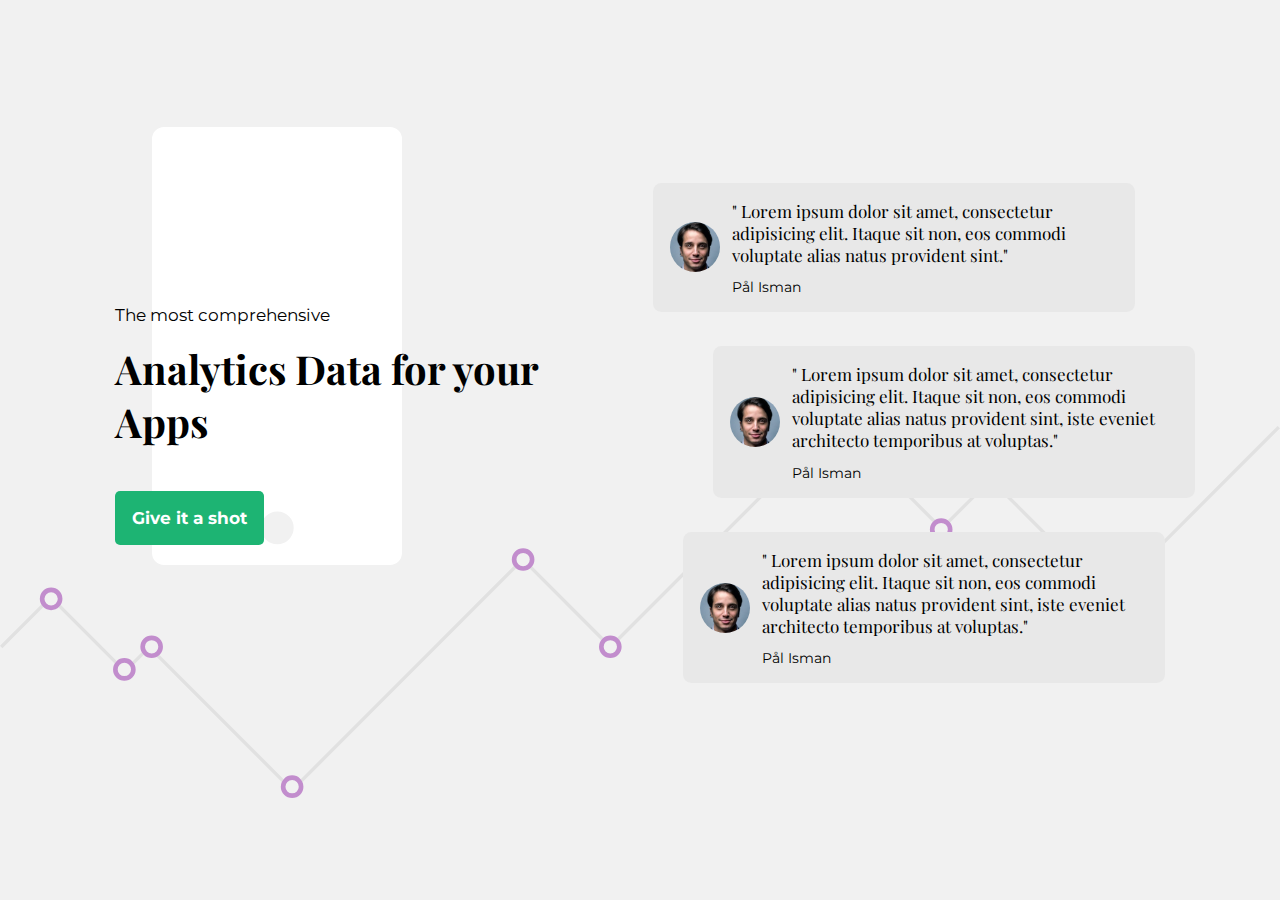
<file: day10/index.html>
<html lang="en">

<head>
    <meta charset="UTF-8">
    <meta http-equiv="X-UA-Compatible" content="IE=edge">
    <meta name="viewport" content="width=device-width, initial-scale=1.0">
    <title>Kata day</title>
    <link rel="stylesheet" href="styles.css">
    <script src="app.js" defer></script>
</head>

<body>
    <span id="window-width" class="width-container"></span>
    <div class="wrapper">
        <img src="phone.svg" class="phone" alt="">
        <div class="col left">
            <div class="inner-content">
                <p class="subheading">
                    The most comprehensive
                </p>
                <h1>Analytics Data for your Apps</h1>
                <a href="#" class="cta">Give it a shot</a>
            </div>
        </div>
        <div class="col right">
            <ul>
                <li>
                    <img src="person.jpg" alt="">
                    <div class="info">
                        <p class="quote">" Lorem ipsum dolor sit amet, consectetur adipisicing elit. Itaque sit non, eos
                            commodi voluptate alias natus provident sint."</p>
                        <p class="auth">Pål Isman</p>
                    </div>
                </li>

                <li>
                    <img src="person.jpg" alt="">
                    <div class="info">
                        <p class="quote">" Lorem ipsum dolor sit amet, consectetur adipisicing elit. Itaque sit non, eos
                            commodi voluptate alias natus provident sint, iste eveniet architecto temporibus at
                            voluptas."</p>
                        <p class="auth">Pål Isman</p>
                    </div>
                </li>
                <li>
                    <img src="person.jpg" alt="">
                    <div class="info">
                        <p class="quote">" Lorem ipsum dolor sit amet, consectetur adipisicing elit. Itaque sit non, eos
                            commodi voluptate alias natus provident sint, iste eveniet architecto temporibus at
                            voluptas."</p>
                        <p class="auth">Pål Isman</p>
                    </div>
                </li>
            </ul>
        </div>
    </div>
</body>

</html>
</file>
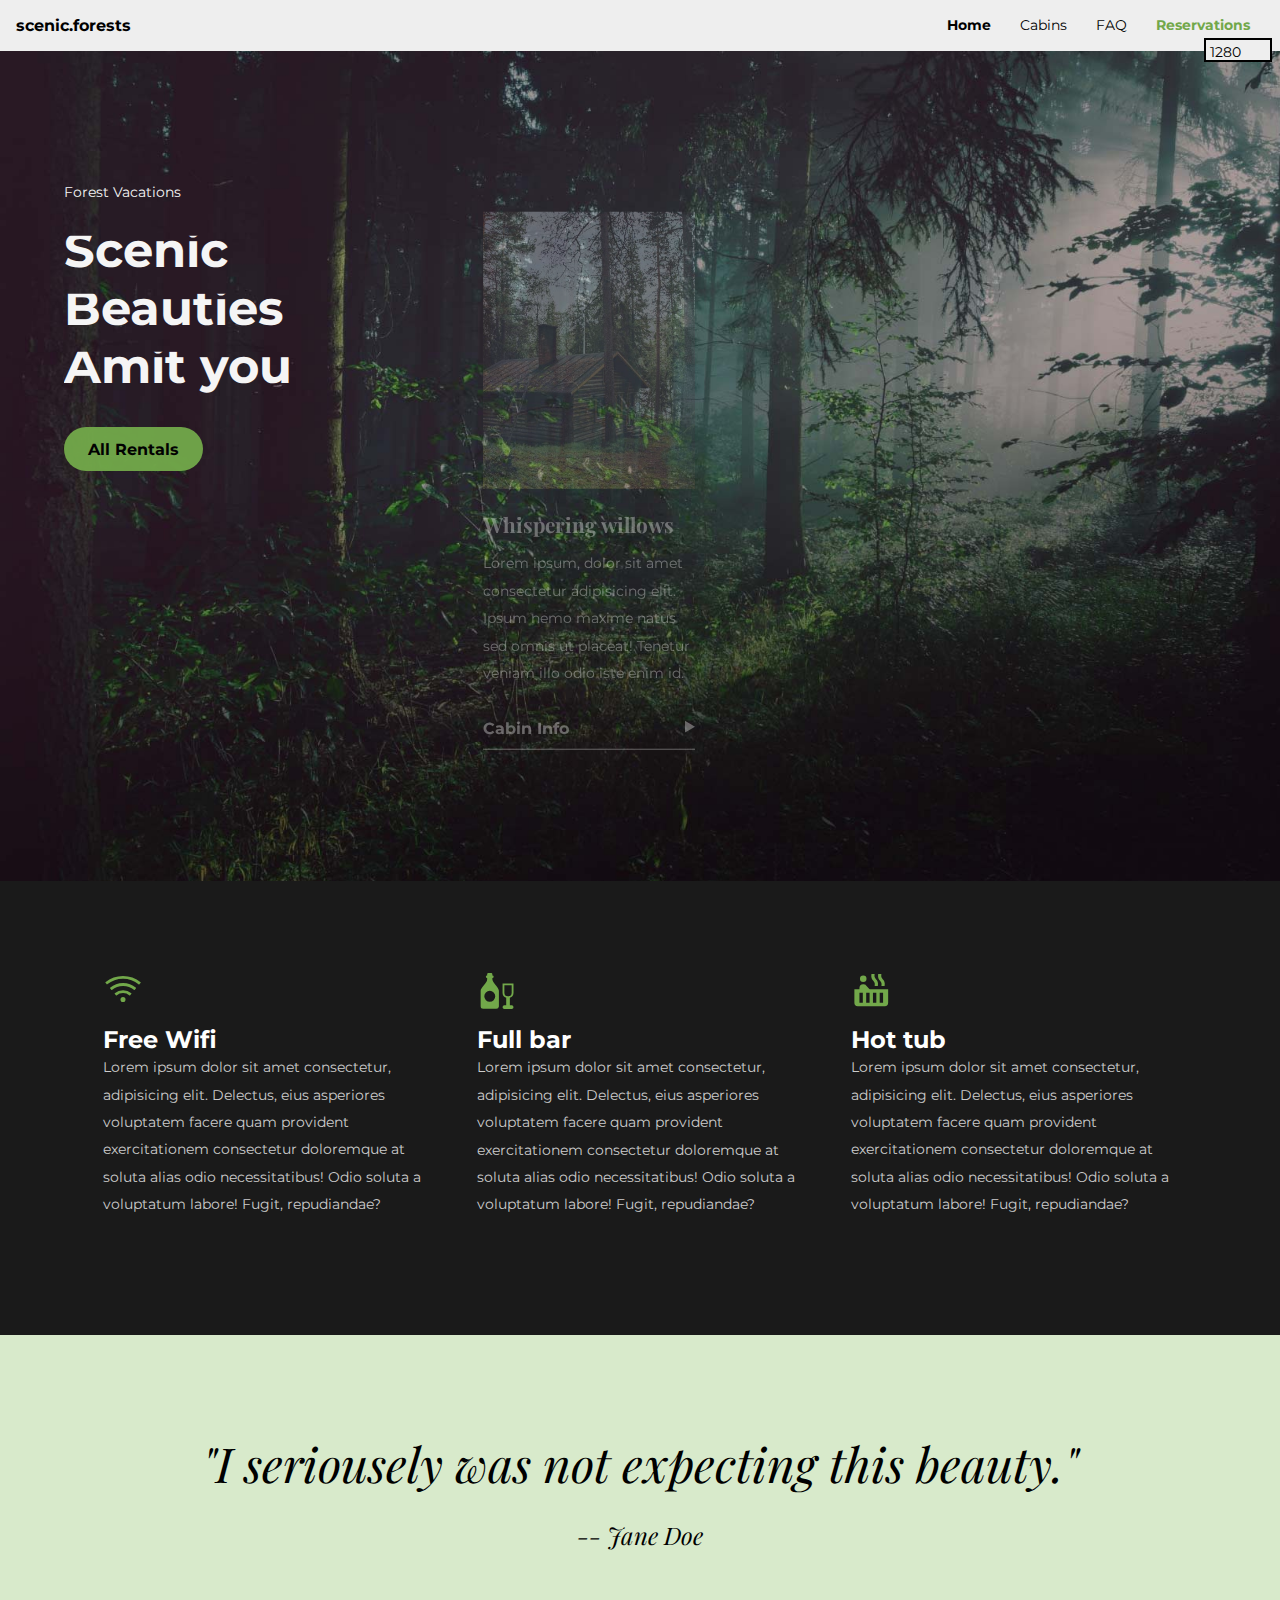
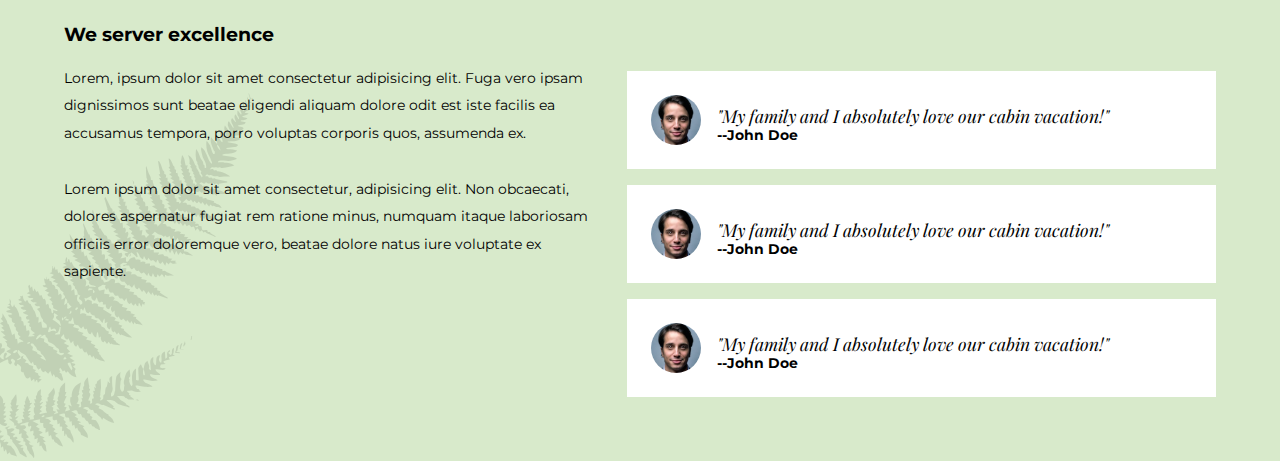
<file: day11/index.html>
<html lang="en">

<head>
    <meta charset="UTF-8">
    <meta http-equiv="X-UA-Compatible" content="IE=edge">
    <meta name="viewport" content="width=device-width, initial-scale=1.0">
    <title>Kata day 11</title>
    <link rel="stylesheet" href="styles.css">
    <script src="app.js" defer></script>
</head>

<body>
    <span id="window-width" class="width-container"></span>
    <div class="forest-hero">
        <div class="wrapper no-padding">
            <header>
                <a href="index.html" class="logo">scenic.forests</a>
                <nav>
                    <img src="images/menu.svg" alt="open-menu" class="menu" id="menu-btn">
                    <ul class="nav" id="nav">
                        <li class="exit" id="exit-btn">
                            <a href="#">
                                <img src="images/exit.svg" alt="">
                            </a>
                        </li>
                        <li class="active"><a href="index.html">Home</a></li>
                        <li><a href="cabins.html">Cabins</a></li>
                        <li><a href="faq.html">FAQ</a></li>
                        <li class="res"><a href="#">Reservations</a></li>
                    </ul>
                </nav>
            </header>
        </div>

        <div class="wrapper hero">
            <div class="flex">
                <div class="left main-copy">
                    <p class="subtitle">
                        Forest Vacations
                    </p>
                    <h1>
                        <span>Scenic</span>
                        <span>Beauties</span>
                        <span>Amit you</span>
                    </h1>
                    <a href="cabins.html" class="cta">All Rentals</a>
                </div>
                <ul class="featured-cabins">
                    <li><a href="#">
                            <img src="images/cabin1.jpg" class="cabin-img" alt="">
                        </a>
                        <p class="cabin-title">Whispering willows</p>
                        <p class="cabin-desc">Lorem ipsum, dolor sit amet consectetur adipisicing elit. Ipsum nemo
                            maxime natus sed omnis ut placeat! Tenetur veniam illo odio iste enim id. </p>
                        <a href="#" class="cabin-cta"><span>Cabin Info</span>
                            <img src="images/arrows.svg" alt="">
                        </a>
                    </li>
                    <li><a href="#">
                            <img src="images/cabin2.jpg" class="cabin-img" alt="">
                        </a>
                        <p class="cabin-title">Whispering willows</p>
                        <p class="cabin-desc">Lorem ipsum, dolor sit amet consectetur adipisicing elit. Ipsum nemo
                            maxime natus sed omnis ut placeat! Tenetur veniam illo odio iste enim id. </p>
                        <a href="#" class="cabin-cta"><span>Cabin Info</span>
                            <img src="images/arrows.svg" alt="">
                        </a>
                    </li>
                    <li><a href="#">
                            <img src="images/cabin3.jpg" class="cabin-img" alt="">
                        </a>
                        <p class="cabin-title">Whispering willows</p>
                        <p class="cabin-desc">Lorem ipsum, dolor sit amet consectetur adipisicing elit. Ipsum nemo
                            maxime natus sed omnis ut placeat! Tenetur veniam illo odio iste enim id. </p>
                        <a href="#" class="cabin-cta"><span>Cabin Info</span>
                            <img src="images/arrows.svg" alt="">
                        </a>
                    </li>

                </ul>
            </div>
        </div>
    </div>
    <div class="feature-container">
        <div class="wrapper">
            <ul class="features">
                <li>
                    <img src="images/icon-wifi.svg" alt="">
                    <h2>Free Wifi</h2>
                    <p>Lorem ipsum dolor sit amet consectetur, adipisicing elit. Delectus, eius asperiores voluptatem
                        facere quam provident exercitationem consectetur doloremque at soluta alias odio necessitatibus!
                        Odio soluta a voluptatum labore! Fugit, repudiandae?</p>
                </li>
                <li>
                    <img src="images/icon-stocked.svg" alt="">
                    <h2>Full bar</h2>
                    <p>Lorem ipsum dolor sit amet consectetur, adipisicing elit. Delectus, eius asperiores voluptatem
                        facere quam provident exercitationem consectetur doloremque at soluta alias odio necessitatibus!
                        Odio soluta a voluptatum labore! Fugit, repudiandae?</p>
                </li>
                <li>
                    <img src="images/icon-hottub.svg" alt="">
                    <h2>Hot tub</h2>
                    <p>Lorem ipsum dolor sit amet consectetur, adipisicing elit. Delectus, eius asperiores voluptatem
                        facere quam provident exercitationem consectetur doloremque at soluta alias odio necessitatibus!
                        Odio soluta a voluptatum labore! Fugit, repudiandae?</p>
                </li>
            </ul>
        </div>
    </div>
    <div class="wrapper last-container">
        <blockquote class="main-quote">"I seriousely was not expecting this beauty."</blockquote>
        <cite class="main-cite">-- Jane Doe</cite>
        <div class="flex">
            <div class="left bio">
                <h3>We server excellence</h3>
                <p>Lorem, ipsum dolor sit amet consectetur adipisicing elit. Fuga vero ipsam dignissimos sunt beatae
                    eligendi aliquam dolore odit est iste facilis ea accusamus tempora, porro voluptas corporis quos,
                    assumenda ex.</p>
                <p>Lorem ipsum dolor sit amet consectetur, adipisicing elit. Non obcaecati, dolores aspernatur fugiat
                    rem ratione minus, numquam itaque laboriosam officiis error doloremque vero, beatae dolore natus
                    iure voluptate ex sapiente.</p>
            </div>
            <ul class="testimonials">
                <li>
                    <img src="images/person.jpg" class="test-img" alt="">
                    <div class="test-left">
                        <p class="test-desc">"My family and I absolutely love our cabin vacation!"</p>
                        <p class="test-auth">--John Doe</p>
                    </div>
                </li>
                <li>
                    <img src="images/person.jpg" class="test-img" alt="">
                    <div class="test-left">
                        <p class="test-desc">"My family and I absolutely love our cabin vacation!"</p>
                        <p class="test-auth">--John Doe</p>
                    </div>
                </li>
                <li>
                    <img src="images/person.jpg" class="test-img" alt="">
                    <div class="test-left">
                        <p class="test-desc">"My family and I absolutely love our cabin vacation!"</p>
                        <p class="test-auth">--John Doe</p>
                    </div>
                </li>
            </ul>
        </div>
        <img src="images/fern.svg" class="fern" alt="">
    </div>
    <script src="https://cdnjs.cloudflare.com/ajax/libs/gsap/3.2.4/gsap.min.js"></script>
</body>

</html>
</file>
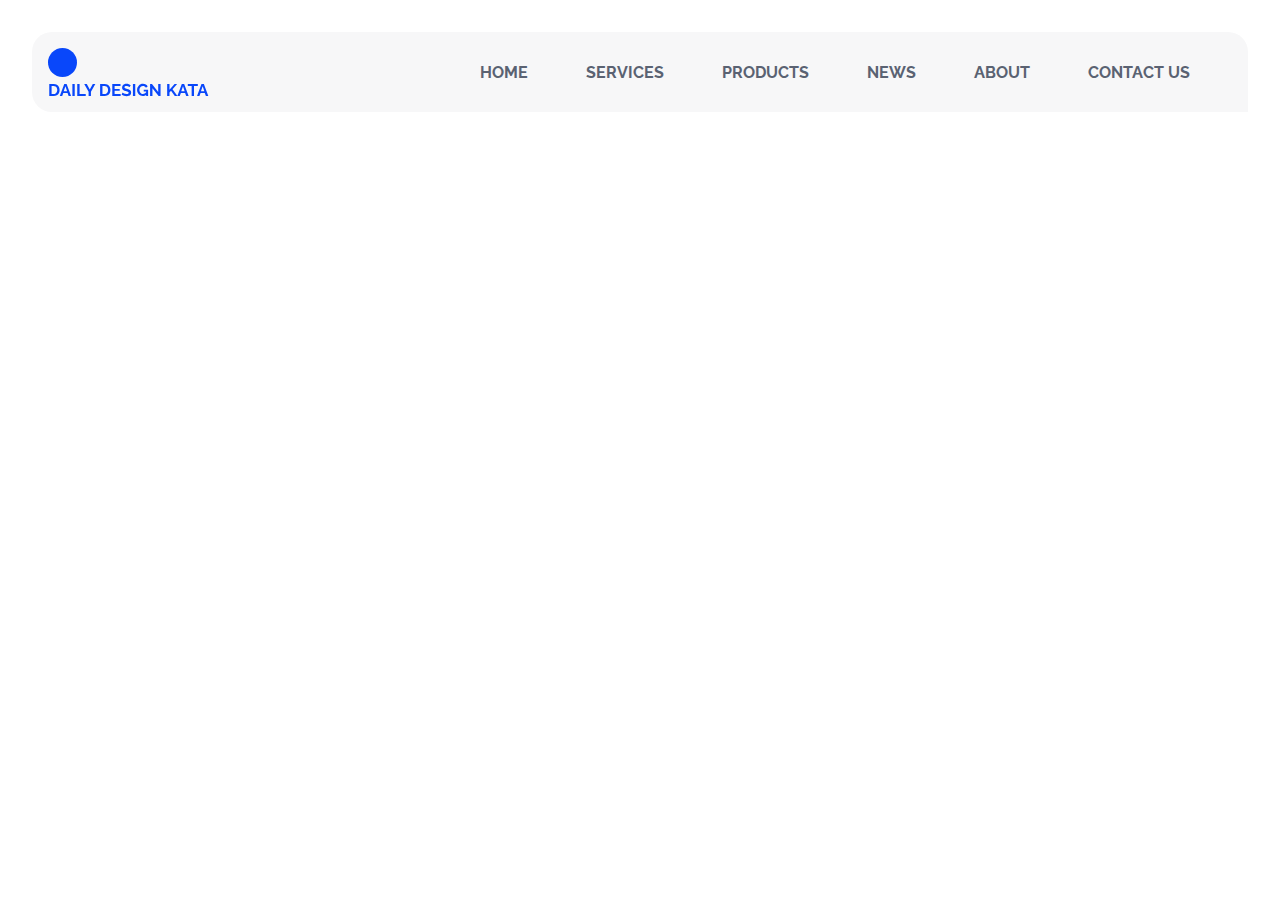
<file: day3/index.html>
<html lang="en">

<head>
    <meta charset="UTF-8">
    <meta http-equiv="X-UA-Compatible" content="IE=edge">
    <meta name="viewport" content="width=device-width, initial-scale=1.0">
    <title>Design kata day 3</title>
    <link rel="stylesheet" href="styles.css">
</head>

<body>
    <header>
        <a class="logo" href="#"><img src="logo-kata3b.svg"></a>
        <img src="mdi_hamburger.svg" id="btn-open" class="open" alt="Open hamburger">
        <img src="mdi_hamburger-remove.svg" id="btn-close" class="close" alt="Close hamburger">
        <nav id="theNav">

            <ul>
                <li><a href="#">home</a></li>
                <li><a href="#">services</a></li>
                <li><a href="#">products</a></li>
                <li><a href="#">news</a></li>
                <li><a href="#">about</a></li>
                <li><a href="#">contact us</a></li>
            </ul>
        </nav>
    </header>
    <script src="app.js"></script>

</body>

</html>
</file>
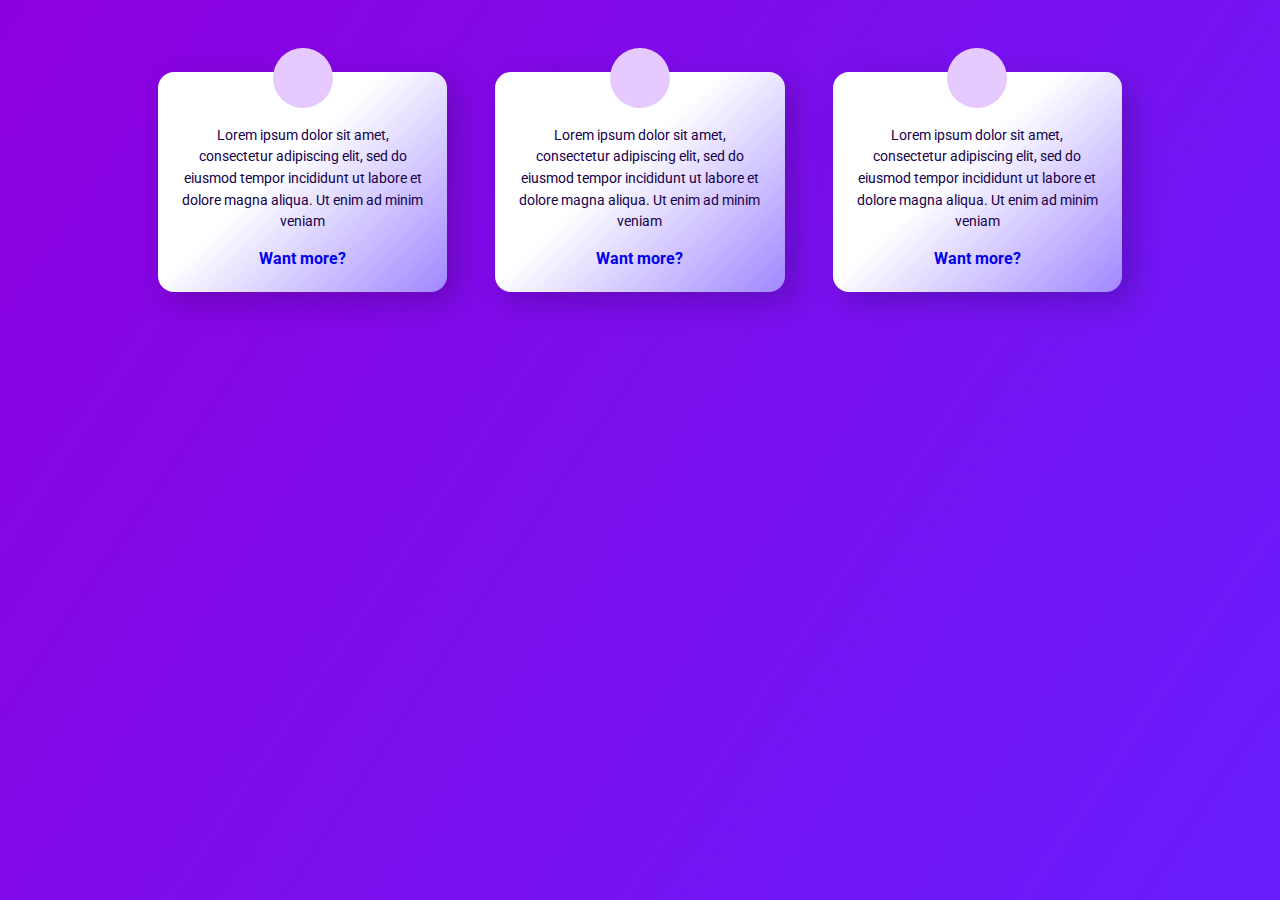
<file: day7/index.html>
<html lang="en">

<head>
    <meta charset="UTF-8">
    <meta http-equiv="X-UA-Compatible" content="IE=edge">
    <meta name="viewport" content="width=device-width, initial-scale=1.0">
    <title>Kata day 7</title>
    <link rel="stylesheet" href="styles.css">
    <script src="app.js" defer></script>
</head>

<body>
    <div class="container">
        <div class="card">
            <span></span>
            <p>Lorem ipsum dolor sit amet, consectetur adipiscing elit, sed do eiusmod tempor incididunt ut labore et
                dolore magna aliqua. Ut enim ad minim veniam</p>
            <a href="#">Want more?</a>
        </div>
        <div class="card">
            <span></span>
            <p>Lorem ipsum dolor sit amet, consectetur adipiscing elit, sed do eiusmod tempor incididunt ut labore et
                dolore magna aliqua. Ut enim ad minim veniam</p>
            <a href="#">Want more?</a>
        </div>
        <div class="card">
            <span></span>
            <p>Lorem ipsum dolor sit amet, consectetur adipiscing elit, sed do eiusmod tempor incididunt ut labore et
                dolore magna aliqua. Ut enim ad minim veniam</p>
            <a href="#">Want more?</a>
        </div>

    </div>
</body>

</html>
</file>
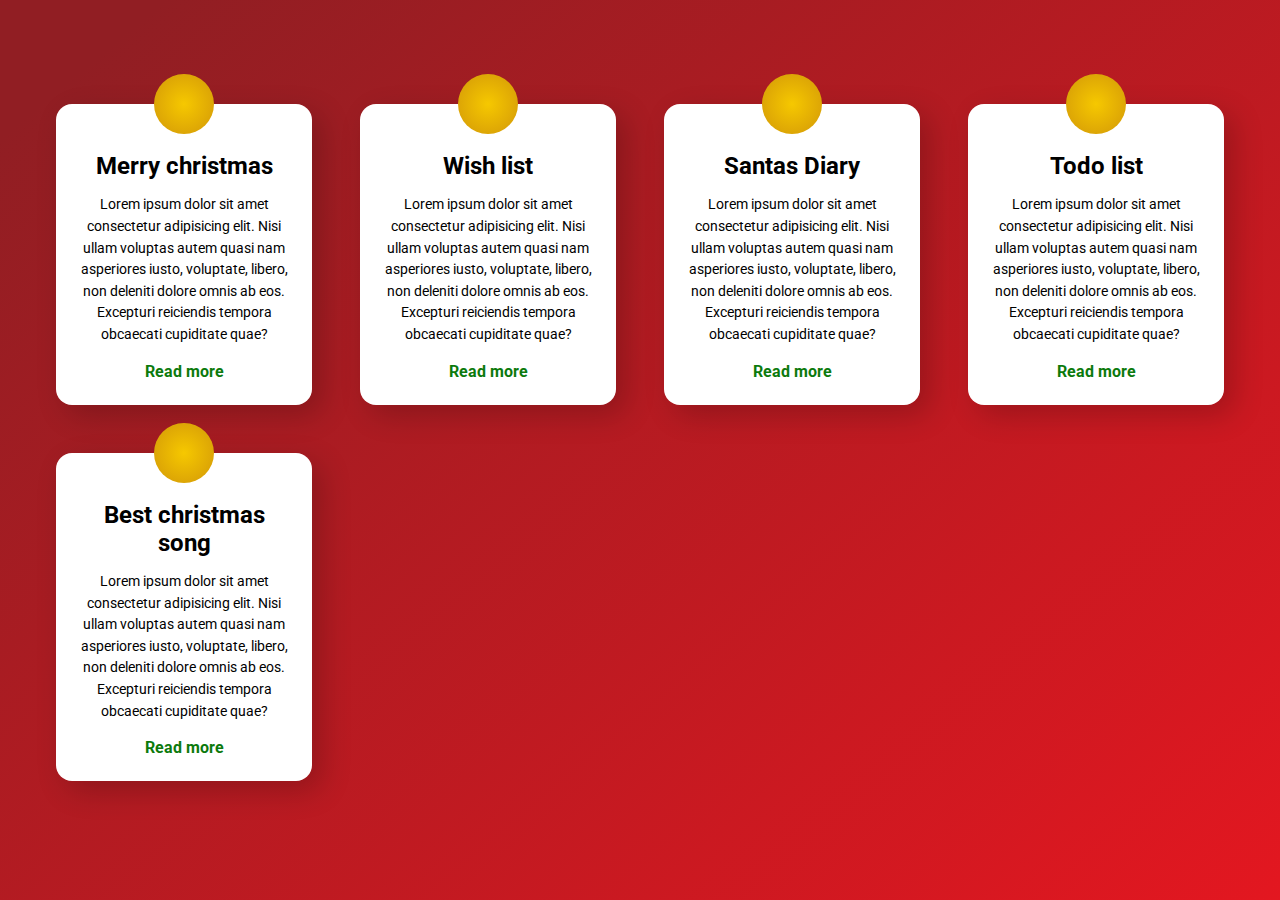
<file: day8/index.html>
<html lang="en">

<head>
    <meta charset="UTF-8">
    <meta http-equiv="X-UA-Compatible" content="IE=edge">
    <meta name="viewport" content="width=device-width, initial-scale=1.0">
    <title>Kata day</title>
    <link rel="stylesheet" href="styles.css">
    <script src="app.js" defer></script>
</head>

<body>
    <div class="container">

        <div class="card">
            <span></span>
            <h2>Merry christmas</h2>
            <p>Lorem ipsum dolor sit amet consectetur adipisicing elit. Nisi ullam voluptas autem quasi nam asperiores
                iusto, voluptate, libero, non deleniti dolore omnis ab eos. Excepturi reiciendis tempora obcaecati
                cupiditate quae?</p>
            <a href="#">Read more</a>
        </div>
        <div class="card">
            <span></span>
            <h2>Wish list</h2>
            <p>Lorem ipsum dolor sit amet consectetur adipisicing elit. Nisi ullam voluptas autem quasi nam asperiores
                iusto, voluptate, libero, non deleniti dolore omnis ab eos. Excepturi reiciendis tempora obcaecati
                cupiditate quae?</p>
            <a href="#">Read more</a>
        </div>
        <div class="card">
            <span></span>
            <h2>Santas Diary</h2>
            <p>Lorem ipsum dolor sit amet consectetur adipisicing elit. Nisi ullam voluptas autem quasi nam asperiores
                iusto, voluptate, libero, non deleniti dolore omnis ab eos. Excepturi reiciendis tempora obcaecati
                cupiditate quae?</p>
            <a href="#">Read more</a>
        </div>
        <div class="card">
            <span></span>
            <h2>Todo list</h2>
            <p>Lorem ipsum dolor sit amet consectetur adipisicing elit. Nisi ullam voluptas autem quasi nam asperiores
                iusto, voluptate, libero, non deleniti dolore omnis ab eos. Excepturi reiciendis tempora obcaecati
                cupiditate quae?</p>
            <a href="#">Read more</a>
        </div>
        <div class="card">
            <span></span>
            <h2>Best christmas song</h2>
            <p>Lorem ipsum dolor sit amet consectetur adipisicing elit. Nisi ullam voluptas autem quasi nam asperiores
                iusto, voluptate, libero, non deleniti dolore omnis ab eos. Excepturi reiciendis tempora obcaecati
                cupiditate quae?</p>
            <a href="#">Read more</a>
        </div>
    </div>
</body>

</html>
</file>
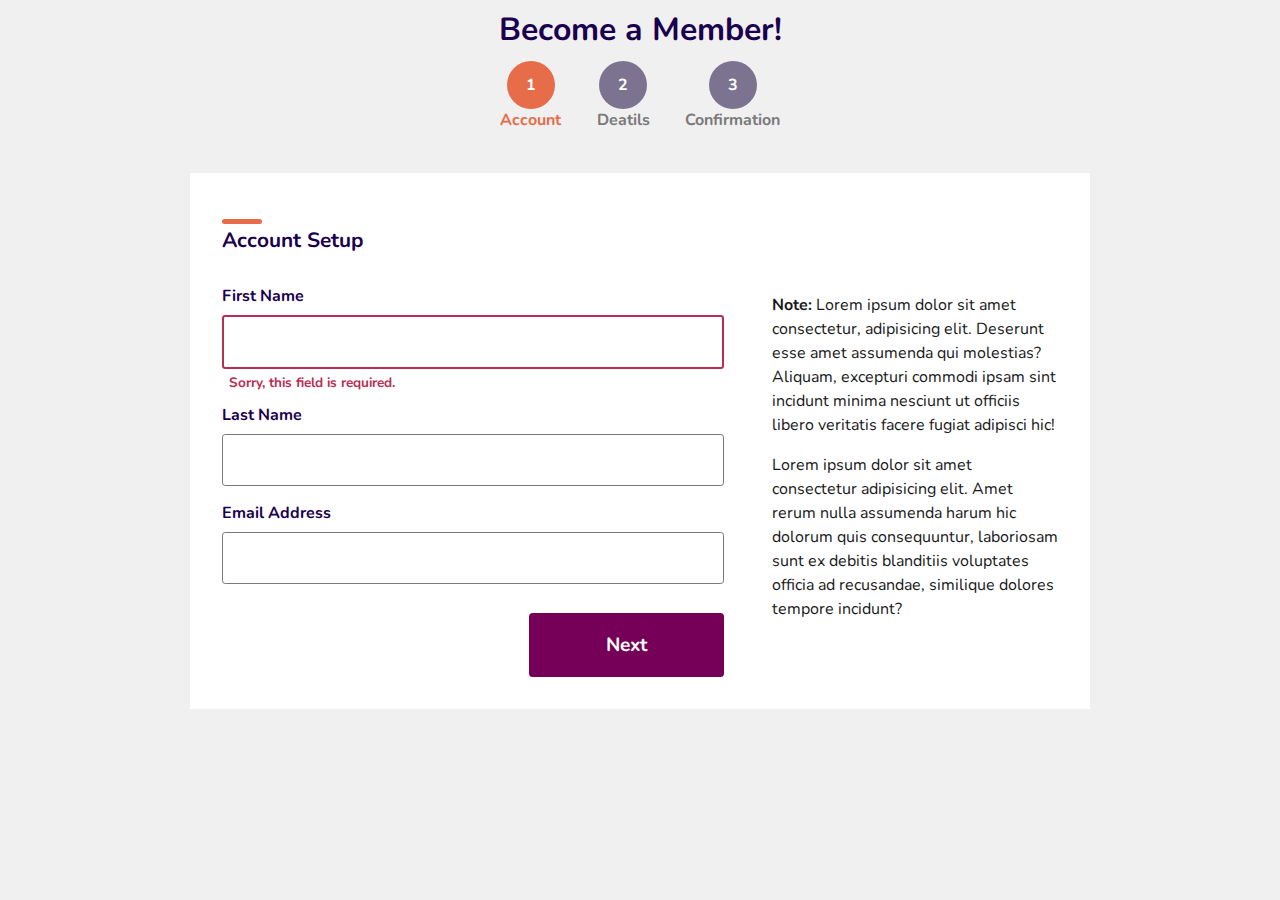
<file: day9/index.html>
<html lang="en">

<head>
    <meta charset="UTF-8">
    <meta http-equiv="X-UA-Compatible" content="IE=edge">
    <meta name="viewport" content="width=device-width, initial-scale=1.0">
    <title>Kata day 9</title>
    <link rel="stylesheet" href="styles.css">
    <script src="app.js" defer></script>
</head>

<body>
    <span id="window-width" class="width-container"></span>
    <div class="wrapper">
        <h1>Become a Member!</h1>
        <ul class="progress">
            <li class="current">
                <a href="index.html">
                    <div class="circle">1</div>
                    <span>Account</span>
                </a>
            </li>
            <li>
                <a href="step2.html">
                    <div class="circle">2</div>
                    <span>Deatils</span>
                </a>
            </li>
            <li>
                <a href="step3.html">
                    <div class="circle">3</div>
                    <span>Confirmation</span>
                </a>
            </li>
        </ul>
        <main>
            <div class="col-left">
                <h2>Account Setup</h2>
                <label for="fname">First Name</label>
                <input type="text" name="fname" id="fname" class="error-field">
                <p class="error">Sorry, this field is required.</p>

                <label for="lname">Last Name</label>
                <input type="text" name="lname" id="lname">

                <label for="email">Email Address</label>
                <input type="text" name="email" id="email">

                <a class="cta" href="step2.html">Next</a>
            </div>
            <div class="col-right">
                <p><strong>Note: </strong>Lorem ipsum dolor sit amet consectetur, adipisicing elit. Deserunt esse amet
                    assumenda qui molestias? Aliquam, excepturi commodi ipsam sint incidunt minima nesciunt ut officiis
                    libero veritatis facere fugiat adipisci hic!</p>

                <p>Lorem ipsum dolor sit amet consectetur adipisicing elit. Amet rerum nulla assumenda harum hic dolorum
                    quis consequuntur, laboriosam sunt ex debitis blanditiis voluptates officia ad recusandae, similique
                    dolores tempore incidunt?</p>
            </div>
        </main>
    </div>
</body>

</html>
</file>
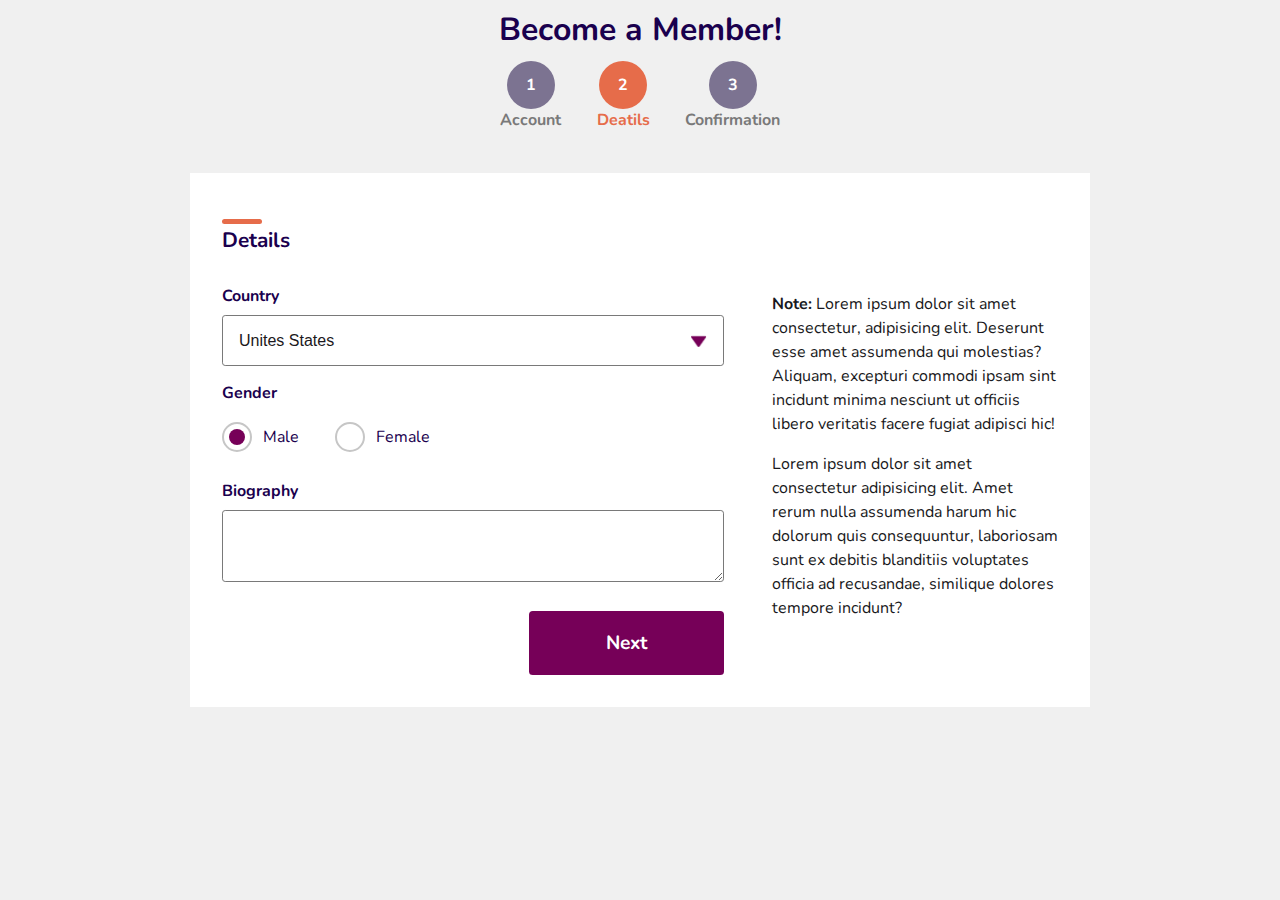
<file: day9/step2.html>
<html lang="en">

<head>
    <meta charset="UTF-8">
    <meta http-equiv="X-UA-Compatible" content="IE=edge">
    <meta name="viewport" content="width=device-width, initial-scale=1.0">
    <title>Kata day 9</title>
    <link rel="stylesheet" href="styles.css">
    <link rel="stylesheet" href="styles-secondary.css">
    <script src="app.js" defer></script>
</head>

<body>
    <span id="window-width" class="width-container"></span>
    <div class="wrapper">
        <h1>Become a Member!</h1>
        <ul class="progress">
            <li>
                <a href="index.html">
                    <div class="circle">1</div>
                    <span>Account</span>
                </a>
            </li>
            <li class="current">
                <a href="step2.html">
                    <div class="circle">2</div>
                    <span>Deatils</span>
                </a>
            </li>
            <li>
                <a href="step3.html">
                    <div class="circle">3</div>
                    <span>Confirmation</span>
                </a>
            </li>
        </ul>
        <main>
            <div class="col-left">
                <h2>Details</h2>
                <label for="loc">Country</label>
                <select name="loc" id="loc">
                    <option value="US">Unites States</option>
                    <option value="SV">Sweden</option>
                    <option value="FR">France</option>
                    <option value="GR">Germany</option>
                    <option value="OS">Austria</option>
                </select>
                <label>Gender</label>

                <input type="radio" name="male" id="gender" checked>
                <label for="male" class="left-label" id="gender">Male</label>

                <input type="radio" name="female" id="gender">
                <label for="female" id="gender" class="left-label">Female</label>

                <label for="bio" class="mt-extra">Biography</label>
                <textarea></textarea>

                <a class="cta" href="step3.html">Next</a>
            </div>
            <div class="col-right">
                <p><strong>Note: </strong>Lorem ipsum dolor sit amet consectetur, adipisicing elit. Deserunt esse amet
                    assumenda qui molestias? Aliquam, excepturi commodi ipsam sint incidunt minima nesciunt ut officiis
                    libero veritatis facere fugiat adipisci hic!</p>

                <p>Lorem ipsum dolor sit amet consectetur adipisicing elit. Amet rerum nulla assumenda harum hic dolorum
                    quis consequuntur, laboriosam sunt ex debitis blanditiis voluptates officia ad recusandae, similique
                    dolores tempore incidunt?</p>
            </div>
        </main>
    </div>
</body>

</html>
</file>
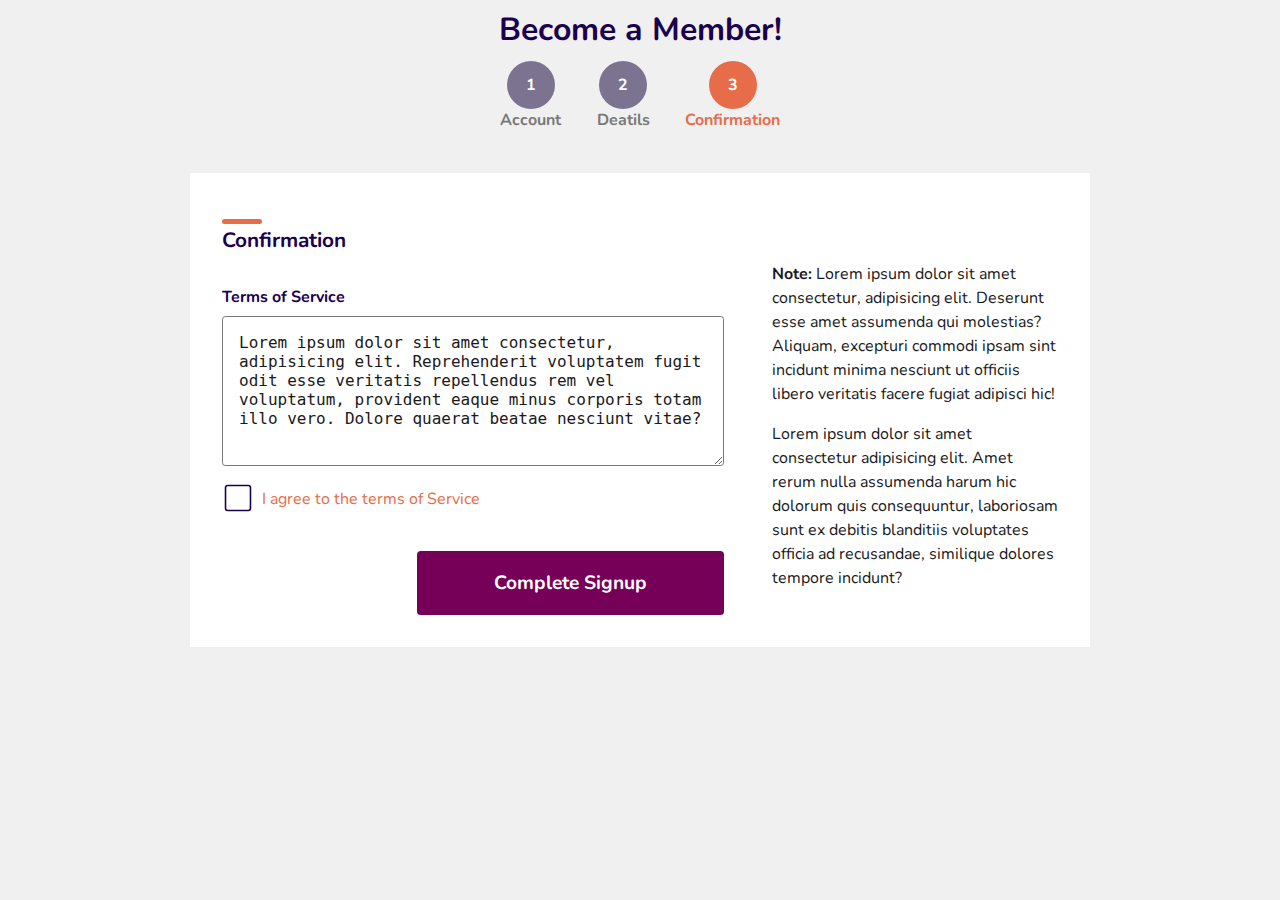
<file: day9/step3.html>
<html lang="en">

<head>
    <meta charset="UTF-8">
    <meta http-equiv="X-UA-Compatible" content="IE=edge">
    <meta name="viewport" content="width=device-width, initial-scale=1.0">
    <title>Kata day 9</title>
    <link rel="stylesheet" href="styles.css">
    <link rel="stylesheet" href="styles-secondary.css">
    <script src="app.js" defer></script>
</head>

<body>
    <span id="window-width" class="width-container"></span>
    <div class="wrapper">
        <h1>Become a Member!</h1>
        <ul class="progress">
            <li>
                <a href="index.html">
                    <div class="circle">1</div>
                    <span>Account</span>
                </a>
            </li>
            <li>
                <a href="step2.html">
                    <div class="circle">2</div>
                    <span>Deatils</span>
                </a>
            </li>
            <li class="current">
                <a href="step3.html">
                    <div class="circle">3</div>
                    <span>Confirmation</span>
                </a>
            </li>
        </ul>
        <main>
            <div class="col-left">
                <h2>Confirmation</h2>
                <label for="tos" class="mt-extra">Terms of Service</label>
                <textarea id="tos"
                    class="extra-height">Lorem ipsum dolor sit amet consectetur, adipisicing elit. Reprehenderit voluptatem fugit odit esse veritatis repellendus rem vel voluptatum, provident eaque minus corporis totam illo vero. Dolore quaerat beatae nesciunt vitae?</textarea>
                <input type="checkbox" name="cb" id="cb">
                <label for="cb" id="checkbox" class="left-col">
                    <svg viewBox="0 0 100 100">
                        <path class="box"
                            d="M82,89H18c-3.87,0-7-3.13-7-7V18c0-3.87,3.13-7,7-7h64c3.87,0,7,3.13,7,7v64C89,85.87,85.87,89,82,89z" />
                        <polyline class="check" points="25.5,53.5 39.5,67.5 72.5,34.5 " />
                    </svg>
                    <span>I agree to the terms of Service</span></label>

                <a class="cta" href="step3.html">Complete Signup</a>
            </div>
            <div class="col-right">
                <p><strong>Note: </strong>Lorem ipsum dolor sit amet consectetur, adipisicing elit. Deserunt esse amet
                    assumenda qui molestias? Aliquam, excepturi commodi ipsam sint incidunt minima nesciunt ut officiis
                    libero veritatis facere fugiat adipisci hic!</p>

                <p>Lorem ipsum dolor sit amet consectetur adipisicing elit. Amet rerum nulla assumenda harum hic dolorum
                    quis consequuntur, laboriosam sunt ex debitis blanditiis voluptates officia ad recusandae, similique
                    dolores tempore incidunt?</p>
            </div>
        </main>
    </div>
</body>

</html>
</file>
<file: day10/styles.css>
@import url("https://fonts.googleapis.com/css2?family=Montserrat:wght@300;700&family=Playfair+Display:wght@200;500&display=swap");

html,
body {
  margin: 0;
  padding: 0;
}

body {
  background: #f1f1f1 url("graph-bg.svg") no-repeat;
  background-position: 0 20%;
  background-size: 150%;
  font-family: "Montserrat", sans-serif;
  font-weight: normal;
  text-align: center;
}

h1,
.quote {
  font-family: "Playfair Display", serif;
}

.phone {
  position: absolute;
  top: 2em;
  left: 0;
  right: 0;
  margin: auto;
  width: 250px;
}
.wrapper {
  padding: 0.5em;
  margin-top: 4em;
  position: relative;
}
ul {
  list-style: none;
  padding: 0;
}

.left,
.right {
  position: relative;
}
.left {
  height: 50vh;
  display: grid;
  place-content: center;
}
.right {
  margin-top: 12em;
}
.right ul {
  width: 80%;
  margin: 0 auto 2em;
}
li {
  margin-bottom: 2em;
}
h1 {
  width: 70%;
  margin: 0 auto 1.5em;
}
.cta {
  text-decoration: none;
  background: #1db473;
  color: white;
  font-weight: bold;
  padding: 1em;
  border-radius: 0.3em;
}
.cta:hover {
  background: #1d9c65;
}
li img {
  width: 50px;
  height: 50px;
  border-radius: 50%;
}

@media (min-width: 400px) {
  h1 {
    font-size: 2.5rem;
  }
  body {
    background-position: 0 30%;
    background-size: 130%;
  }
}

@media (min-width: 850px) {
  body {
    text-align: left;
    height: 100vh;
    display: grid;
    place-content: center;
    background-position: 0 80%;
    background-size: 100%;
  }
  .wrapper .phone {
    top: 1.7em;
  }
  .right {
    margin-top: 0;
    padding: 3em;
  }
  .left {
    width: 75%;
    padding: 3em;
  }
  .right ul {
    width: 100%;
  }
  .right ul li {
    display: grid;
    grid-template-columns: repeat(2, auto);
    align-items: center;
    gap: 0.7em;
    background: #e8e8e8;
    padding: 1em;
    border-radius: 0.5em;
  }
  li p {
    margin: 0;
  }
  .quote {
    font-weight: 300;
  }
  .auth {
    margin-top: 1em;
    font-size: 0.8em;
  }
  li:nth-of-type(1) {
    transform: translateX(-30px);
  }
  li:nth-of-type(2) {
    transform: translateX(30px);
  }

  .wrapper {
    display: grid;
    grid-auto-flow: column;

    padding: 2em;
    width: 90%;
    margin: 0 auto;
  }
  .phone {
    left: 10%;
    top: 5em;
    margin: unset;
  }
  h1 {
    margin-left: 0;
    width: 100%;
  }
}

@media (min-width: 1200px) {
  body {
    font-size: 17px;
  }
}

/*FOR THE WIDTH DISPLAY*/
.width-container {
  display: none;
}

.display-width {
  display: block;
  position: absolute;
  right: 10px;
  top: 40px;
  width: 5vw;
  height: 20px;
  background: #eeeeee;
  outline: 2px solid #000000;

  padding: 0.3em;
  font-size: 0.85em;
  z-index: 100;
}
</file>
<file: day11/styles.css>
@import url("https://fonts.googleapis.com/css2?family=Montserrat:wght@400;700&family=Playfair+Display&display=swap");
* {
  box-sizing: border-box;
  padding: 0;
  margin: 0;
}
body {
  font-family: "Montserrat", sans-serif;
  background: #d8eacb;
}
a {
  text-decoration: none;
}
ul {
  list-style: none;
}
img {
  width: 100%;
}
header {
  display: flex;
  justify-content: space-between;
  background-color: #eeeeee;
  padding: 0.5em;
}
.logo {
  color: black;
  font-weight: 700;
}
.menu {
  cursor: pointer;
}
nav ul {
  visibility: hidden;
  opacity: 0;
  position: fixed;
  width: 100%;
  top: 0;
  left: 0;
  background: #72a84a;
  height: 100vh;
  padding-top: 0.5em;
  z-index: 100;
  display: flex;
  flex-direction: column;
}
nav ul li {
  text-align: center;
  padding: 1em;
}

.exit a {
  width: 30px;
  height: 30px;
  position: absolute;
  top: 0;
  right: 0;
}
nav ul li a {
  font-weight: 700;
  color: black;
  font-size: 1.5em;
  display: block;
}
.open-nav {
  visibility: unset;
  opacity: 1;
  transform: translateX(0);
}
.forest-hero {
  background: url("./images/forest.jpg");
  background-size: cover;
  color: white;
}
.wrapper {
  padding: 0.5em;
  text-align: center;
}
.no-padding {
  padding: 0;
}
.subtitle {
  padding: 3em 0 0.5em;
}
h1 span {
  display: block;
  clip-path: polygon(0 100%, 100% 100%, 100% 100%, 0% 100%);
}
.cta {
  display: inline-block;
  background-color: #72a84a;
  padding: 0.8em 1.5em;
  border-radius: 1.8em;
  color: black;
  font-weight: 700;
  margin-top: 2em;
  margin-bottom: 3em;
}

ul.featured-cabins {
  width: 60%;
  margin: 0 auto;
}
ul.featured-cabins li {
  margin-bottom: 3em;
}
.cabin-img {
  box-shadow: 10px 10px 10px rgba(0, 0, 0, 0.2);
}
.cabin-title {
  font-family: "Playfair Display", serif;
  font-size: 1.3rem;
  font-weight: 700;
  margin: 1em 0 0.6em;
}
.cabin-desc,
ul.features li p,
.left p {
  line-height: 1.9em;
  font-size: 0.8em;
  margin-bottom: 2em;
}
.cabin-cta {
  display: flex;
  justify-content: space-between;
  position: relative;
}
.cabin-cta:after {
  position: absolute;
  content: "";
  bottom: -12px;
  background-color: white;
  width: 100%;
  height: 1px;
}
.cabin-cta span {
  padding-top: 0.2em;
  color: white;
  font-weight: 700;
}
.cabin-cta img {
  width: 10px;
}
.feature-container {
  background-color: #1a1a1a;
  color: white;
}
ul.features {
  margin: 3em auto;
  padding: 2em;

  width: 70%;
}
ul.features li img {
  width: 40px;
  margin-bottom: 1em;
}
ul.features li p {
  color: #cccccc;
}
.main-quote {
  font-size: 2.2rem;
  font-family: "Playfair Display", serif;
  font-style: italic;

  margin-top: 1em;
  margin-bottom: 0.5em;
  position: relative;
  padding-left: 2em;
  padding-right: 2em;
}

cite.main-cite {
  font-family: "Playfair Display", serif;
  margin-bottom: 3em;
  display: block;
}
.testimonials {
  margin: 3em auto;
}
.testimonials li {
  margin-bottom: 3em;
}
.test-desc {
  margin-bottom: 0.5em;
  font-family: "Playfair Display", serif;
  font-style: italic;
  margin: 1em 0;
}
.test-auth {
  font-size: 0.85rem;
  font-weight: bold;
}
.testimonials img {
  width: 50px;
  height: 50px;
  border-radius: 50%;
}
.last-container {
  position: relative;
}
h3 {
  margin-bottom: 1em;
}
.fern {
  position: absolute;
  bottom: 0;
  left: 0;
  z-index: 1;
  width: 80%;
  opacity: 0.1;
}

@media (min-width: 550px) {
  .menu,
  .exit {
    display: none;
  }
  header {
    padding: 1em;
  }
  ul.nav {
    visibility: unset;
    opacity: 1;
    background: none;

    display: flex;
    padding: 0;
    margin: 0;
    position: unset;
    height: auto;
    flex-direction: row;
  }
  ul.nav li a {
    font-size: 0.9em;
    padding: 0 1em;
    font-weight: normal;
    height: auto;
  }
  ul.nav li {
    padding: 0;
  }
  ul nav li:last-child a {
    padding-right: 0;
  }
  ul.nav .active a {
    font-weight: bold;
  }
  ul.nav .res a {
    color: #72a84a;
    font-weight: bold;
  }
  ul.featured-cabins {
    width: 90%;
    display: grid;
    grid-template-columns: repeat(3, auto);
    gap: 3em;
  }
  .logo {
  }
}
@media (min-width: 650px) {
  ul.features {
    width: 90%;
    display: grid;
    grid-template-columns: repeat(3, auto);
    gap: 3em;
  }
}
@media (min-width: 900px) {
  .wrapper {
    text-align: left;
  }
  .flex {
    display: flex;
  }
  .hero {
    padding: 8em 4em;
  }
  .last-container {
    padding: 0 4em;
  }
  .main-copy {
    width: 40%;
  }
  p.subtitle {
    margin: 0 0 1em;
    padding: 0;
  }
  h1 {
    font-size: 3em;
    margin-top: 0;
  }
  ul.featured-cabins {
    width: 70%;
  }
  .main-quote,
  .main-cite {
    text-align: center;
  }
  .main-quote {
    font-size: 3em;
    margin-top: 2em;
  }
  .main-cite {
    font-size: 1.5em;
    margin-bottom: 3em;
  }
  .left.bio {
    width: 90%;
  }
  ul.testimonials {
    margin-left: 2em;
    width: 100%;
  }
  ul.testimonials li {
    display: flex;
    background-color: white;
    padding: 1.5em;
    margin-bottom: 1em;
  }
  .test-desc {
    margin-top: 0.5em;
    font-size: 1.1em;
    margin-bottom: 0;
  }
  .test-img {
    margin-right: 1em;
  }

  .fern {
    width: 20%;
  }
  .cabin-desc,
  ul.features li p,
  .left p {
    font-size: 0.9em;
  }
}

/*FOR THE WIDTH DISPLAY*/
.width-container {
  display: none;
}

.display-width {
  display: block;
  position: absolute;
  right: 10px;
  top: 40px;
  width: 5vw;
  height: 20px;
  background: #eeeeee;
  outline: 2px solid #000000;

  padding: 0.3em;
  font-size: 0.85em;
  z-index: 100;
}
</file>
<file: day3/styles.css>
@import url("https://fonts.googleapis.com/css2?family=Raleway:wght@400;700&display=swap");
*,
*::after,
*::before {
  box-sizing: border-box;
  margin: 0;
  padding: 0;
}
:root {
  --clr-primary: #f7f7f8;
  --clr-accent: #0947fa;
  --clr-text: #5a6272;
  --height-header: 5em;
  --height-body-padding-top: 2em;
}
body {
  font-family: "Raleway", sans-serif;
  font-size: 16px;
  display: flex;
  justify-content: center;
  padding: 2em;
}
header {
  display: flex;
  justify-content: space-between;
  background-color: var(--clr-primary);
  height: 80px;
  border-radius: 20px 20px 0 20px;
  width: 100%;
  padding: 1em;
  position: relative;
}
.open {
  position: absolute;
  right: 1em;
}
.close {
  width: 42px;
  position: absolute;
  right: 1em;
  cursor: pointer;
  visibility: hidden;
}

nav {
  visibility: hidden;
  position: absolute;
  display: flex;
  flex-direction: column;
  background-color: var(--clr-primary);
  border-radius: 20px 0px 20px 20px;
  height: 30vh;
  width: inherit;
  top: calc(var(--height-header) + 1em);
  left: 0;
}
ul {
  display: flex;
  flex-direction: column;
  align-items: flex-start;
  padding-left: 1em;
  list-style: none;
  padding: 1.5em;
  height: inherit;
  justify-content: space-between;
}
ul li a {
  text-decoration: none;
  text-transform: uppercase;
  font-weight: 700;
  color: var(--clr-text);
}
a.active {
  color: var(--clr-accent);
}
a:hover,
a:focus {
  color: var(--clr-accent);
}
@media (min-width: 815px) {
  .close,
  .open {
    display: none;
  }
  header {
    position: none;
  }
  a.logo {
    max-width: 200px;
  }
  nav {
    all: unset;
    visibility: visible;

    display: flex;
    width: 60vw;
    position: none;
  }
  ul {
    all: unset;
    list-style-type: none;
    display: flex;
    flex-direction: row;
    justify-content: flex-start;
    width: 60vw;
    align-items: center;
  }
  ul li {
    margin-left: 1em;
    flex-grow: 1;
  }
}
</file>
<file: day7/styles.css>
@import url("https://fonts.googleapis.com/css2?family=Roboto:wght@400;700&display=swap");
* {
  box-sizing: border-box;
  padding: 0;
  margin: 0;
  border: 0;
}

body {
  font-family: "Roboto", sans-serif;
  display: grid;
  justify-content: center;
  background: linear-gradient(
    304deg,
    rgba(104, 29, 253, 1) 0%,
    rgba(141, 0, 222, 1) 100%
  );
}
.container {
  display: grid;
  grid-template-columns: repeat(auto-fit, minmax(250px, 1fr));
  grid-template-rows: repeat(
    5,
    min-content
  ); /*fix for not stretching in chrome*/
  margin-top: 3em;
}
.card {
  background: white;
  background: linear-gradient(
    137deg,
    rgba(255, 255, 255, 1) 43%,
    rgba(160, 135, 255, 1) 100%
  );
  box-shadow: 10px 10px 30px rgba(0, 0, 0, 0.2);
  margin: 1.5em;
  padding: 1.5em;
  border-radius: 1em;
  text-align: center;
  color: #15004c;
  position: relative;
}
span {
  position: absolute;
  width: 60px;
  height: 60px;
  background-color: white;
  margin-top: -3em;
  border-radius: 50%;
  background-color: #e6c9ff;
  margin-left: auto;
  margin-right: auto;
  left: 0;
  right: 0;
}
p {
  margin-top: 2em;
  font-size: 0.9rem;
  line-height: 1.5;
}
a {
  font-weight: 700;
  text-decoration: none;
  display: block;
  margin-top: 1em;
}
</file>
<file: day8/styles.css>
@import url("https://fonts.googleapis.com/css2?family=Roboto:wght@400;700&display=swap");
* {
  box-sizing: border-box;
  padding: 0;
  margin: 0;
  border: 0;
}
body {
  font-family: "Roboto", sans-serif;
  display: grid;
  justify-content: center;

  padding: 2em;
  background: rgb(145, 30, 35);
  background: linear-gradient(
    140deg,
    rgba(145, 30, 35, 1) 7%,
    rgba(227, 23, 32, 1) 100%
  );
}
.container {
  margin-top: 3em;
  display: grid;
  grid-template-columns: repeat(auto-fit, minmax(250px, 1fr));
  grid-template-rows: repeat(5, min-content);
}
.card {
  border-radius: 1em;
  margin: 1.5em;
  padding: 1.5em;
  background: white;

  position: relative;
  text-align: center;
  box-shadow: 10px 10px 30px rgba(0, 0, 0, 0.2);
}
span {
  border-radius: 50%;
  background: rgb(246, 200, 0);
  background: radial-gradient(
    circle,
    rgba(246, 200, 0, 1) 0%,
    rgba(210, 151, 8, 1) 100%
  );
  height: 60px;
  width: 60px;
  position: absolute;
  top: -30px;
  left: calc(50% - 30px);
}
p {
  width: 100%;
  line-height: 1.5;
  font-size: 0.9rem;
  margin-top: 1em;
}
a {
  text-decoration: none;
  font-weight: 700;
  display: inline-block;
  margin-top: 1em;
  color: rgb(12, 122, 12);
}
h2 {
  margin-top: 1em;
}
</file>
<file: day9/styles.css>
@import url("https://fonts.googleapis.com/css2?family=Nunito:wght@400;700&display=swap");
* {
  box-sizing: border-box;
  padding: 0;
  margin: 0;
  border: 0;
}
body {
  font-family: "Nunito", sans-serif;
  background: #f0f0f0;
  color: #1a004e;
}
a {
  color: #1a004e;
}
.wrapper {
  padding: 0.5em;
  text-align: center;
  display: flex;
  flex-direction: column;
  align-items: center;
}
.circle {
  width: 3em;
  height: 3em;
  background-color: #7c7391;
  border-radius: 50%;
  text-decoration: none;
  display: grid;
  place-content: center;
}
a .circle {
  color: white;
  font-weight: 700;
}
a span {
  text-align: center;
  color: #797979;
}
.current span {
  color: #e66c4a;
}
ul {
  list-style-type: none;
  width: 300px;
  display: flex;
  justify-content: space-between;
}
ul li {
  margin: 10px;
}
ul li.current a {
  text-decoration: none;
  color: #e66c4a;
}

ul li.current a .circle {
  background-color: #e66c4a;
}
ul li a {
  display: flex;
  flex-direction: column;
  align-items: center;
  font-weight: 700;
  text-decoration: none;
}
main {
  background-color: #fff;
  padding: 1em;
  text-align: left;
  margin-top: 2em;
  margin-bottom: 2em;
  display: flex;
  flex-direction: column;
}
h2 {
  font-size: 1.3em;
  position: relative;
  margin-bottom: 1.5em;
  margin-top: 1em;
}
h2:before {
  content: "";
  position: absolute;
  height: 5px;
  width: 40px;
  background: #e66c4a;
  left: 0;
  top: -7px;
  border-radius: 1em;
}
label {
  display: block;
  font-weight: 700;
  margin-top: 1em;
  margin-bottom: 0.5em;
}
input[type="text"],
select,
textarea {
  padding: 1em;
  border: 1px solid #797979;
  width: 100%;
  border-radius: 0.2em;
  color: #1b1820;
  font-size: 1rem;
}
input[type="text"]:focus,
textarea:focus {
  outline: 3px solid #acacac;
}
.cta {
  margin-top: 10px;
  display: block;
  text-decoration: none;
  background-color: #760058;
  color: white;
  font-weight: 700;
  padding: 1rem;
  border-radius: 0.2em;
  margin-top: 1.5em;
  font-size: 1.2rem;
  width: 100%;
  text-align: center;
}
input[type="text"].error-field {
  border: solid 2px #b92c53;
}

.error + label {
  margin-top: 0.5em;
}
.error {
  color: #b92c53;

  padding: 0.3em 0.5em;
  font-size: 0.85em;
  font-weight: 700;
}
.col-left {
}
.col-right {
  margin-top: 2em;
  line-height: 1.5;
  color: #181820;
}
p + p {
  margin-top: 1em;
}
@media (min-width: 650px) {
  main {
    flex-direction: row;
    gap: 3em;

    padding: 2em;
  }
  .col-left {
    flex: 0 0 60%;
  }
  .col-right {
    display: grid;
    place-content: center;
  }
  .cta {
    display: inline-block;
    width: unset;
    float: right;
    padding: 1em 4em;
  }
  @media (min-width: 900px) {
    main {
      padding: 2em;
      width: 900px;
      margin: 2em auto;
    }
    h {
      font-size: 1.7em;
    }
  }
}

/*FOR THE WIDTH DISPLAY*/
.width-container {
  display: none;
}

.display-width {
  display: block;
  position: absolute;
  right: 10px;
  top: 40px;
  width: 5vw;
  height: 20px;
  background: #eeeeee;
  outline: 2px solid #000000;

  padding: 0.3em;
  font-size: 0.85em;
  z-index: 100;
}
</file>
<file: day9/styles-secondary.css>
input[type="radio"] {
  appearance: none;
  -webkit-appearance: none;
  -moz-appearance: none;
  display: inline-block;
  position: relative;
  border: 2px solid #c6c6c6;
  color: #666666;
  top: 10px;
  height: 30px;
  width: 30px;
  border-radius: 50px;
  cursor: pointer;
  margin-right: 7px;
  outline: none;
}
input[type="radio"]:checked::before {
  content: "";
  position: absolute;
  top: 5px;
  left: 5px;
  background-color: #760058;
  width: 16px;
  height: 16px;
  border-radius: 50%;
}
.left-label {
  display: unset;
  font-weight: 400;
  margin-right: 2em;
}
.mt-extra {
  margin-top: 2em;
}

select {
  appearance: none;
  -webkit-appearance: none;
  -moz-appearance: none;
  -ms-appearance: none;
  background: url("./dropdown.png");
  background-repeat: no-repeat;
  background-size: 16px 17px;
  background-position: right;
  background-origin: content-box;
}

input[type="checkbox"] {
  display: none;
  pointer-events: none;
}
input[type="checkbox"] + label {
  cursor: pointer;
  display: grid;
  grid-template-columns: auto 3fr;
}
input[type="checkbox"]:checked + label .check {
  stroke-dashoffset: 0;
}
svg {
  width: 2em;
  stroke: #1a004e;
  stroke-width: 5;
  fill: white;
}

.box {
  stroke-dasharray: 320;
  stroke-dashoffset: 0;
  fill: white;
  transition: stroke-dashoffset 0.3s linear;
}

.check {
  stroke-dasharray: 70;
  stroke-dashoffset: 70;
  fill: none;
  transition: stroke-dashoffset 0.3s linear;
}
.left-col span {
  padding-top: 0.4em;
  margin-left: 0.5em;
  font-weight: 400;
  color: #e66c4a;
}

.extra-height {
  min-height: 150px;
}
</file>
